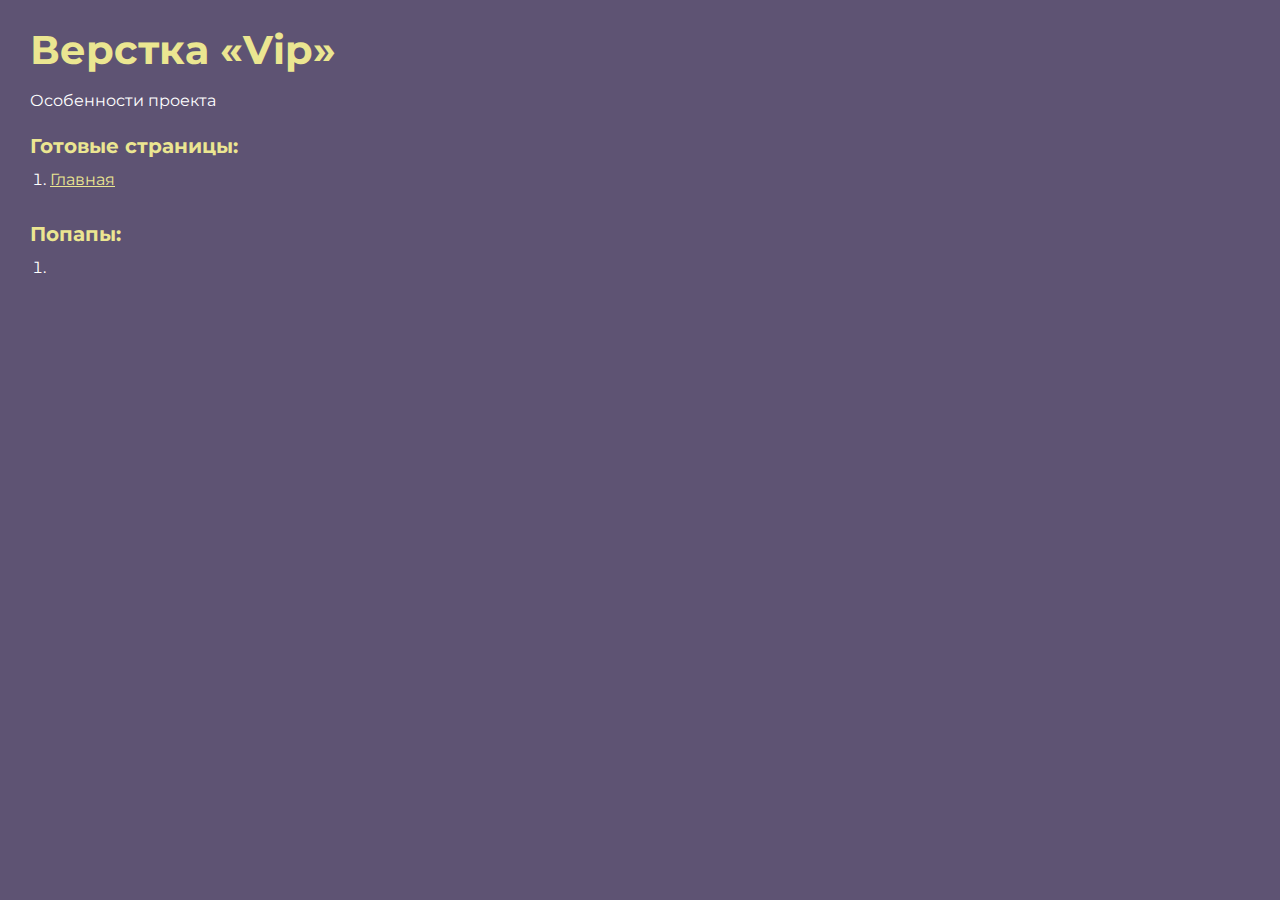
<file: index.html>
<!DOCTYPE html>
<html>

<head>
	<meta charset="UTF-8">
	<meta name="viewport" content="width=device-width, initial-scale=1.0">
	<title>Верстка «Vip»</title>
</head>

<body>
	<div class="rootpage">
		<h1>Верстка «Vip»</h1>
		<div class="rootpage__info">
			Особенности проекта
		</div>
		<h2>Готовые страницы:</h2>
		<ol class="rootpage__list">
			<li><a target="_blank" href="home.html">Главная</a></li>
		</ol>
		<h2>Попапы:</h2>
		<ol class="rootpage__list">
			<li><a target="_blank" href="home.html#"></a></li>
		</ol>
		<!-- <div class="rootpage__tnx">
				<h2>Спасибо за заказ!</h2>
				<p>Буду рад (а) хорошему отзыву.</p>
				<p>Обращайтесь еще!</p>
			</div>
			<div class="rootpage__contacts">
				<h2>Мои контакты:</h2>
				<p>Почта: <a href="mailto:email@gmail.com">email@gmail.com</a></p>
				<p>Телефон: <a href="tel:8800800800">8 800 800 800</a></p>
				<p>Соц. сеть: <a href="">ссылка на соц. сеть</a></p>
			</div> -->
	</div>
</body>
<style>
	@charset "UTF-8";
	@import url("https://fonts.googleapis.com/css?family=Montserrat:regular,700&display=swap");

	*,
	*::before,
	*::after {
		padding: 0px;
		margin: 0px;
		border: 0px;
		box-sizing: border-box;
	}

	html,
	body {
		height: 100%;
		margin: 0;
		padding: 0;
		min-width: 320px;
		width: 100%;
		color: #fff;
		background-color: #5e5373;
	}

	body {
		font-family: Montserrat;
		font-size: 100%;
		line-height: 1;
		font-size: 1rem;
	}

	a {
		text-decoration: underline;
		color: #ebe691
	}

	a:visited {
		text-decoration: underline;
		color: #aaa768;
	}

	a:hover {
		text-decoration: none;
	}

	ul li {
		list-style: none;
	}

	img {
		vertical-align: top;
	}

	.wrapper {
		width: 100%;
		min-height: 100%;
		overflow: hidden;
	}

	.rootpage {
		padding: 30px;
		display: flex;
		flex-direction: column;
		align-items: flex-start;
	}

	@media (max-width: 767px) {
		.rootpage {
			padding: 30px 15px;
		}
	}

	h1 {
		color: #ebe691;
		font-size: 2.5rem;
		margin: 0px 0px 1.25rem 0px;
	}

	@media (max-width: 767px) {
		h1 {
			font-size: 1.85rem;
			margin: 0px 0px 1.25rem 0px;
		}
	}

	h2 {
		color: #ebe691;
		font-size: 1.25rem;
		margin: 0px 0px 1rem 0px;
	}

	@media (max-width: 767px) {
		h2 {
			font-size: 1.125rem;
			margin: 0px 0px 1rem 0px;
		}
	}

	.rootpage__info {
		line-height: 140%;
		margin: 0px 0px 1.5rem 0px;
	}

	.rootpage__list {
		margin: 0px 0px 2.25rem 1.25rem;
	}

	.rootpage__list li:not(:last-child) {
		margin: 0px 0px 15px 0px;
	}

	.rootpage__contacts,
	.rootpage__tnx {
		border-radius: 200px;
		padding: 20px 65px;
		line-height: 140%;
	}

	@media (max-width: 767px) {

		.rootpage__contacts,
		.rootpage__tnx {
			border-radius: 40px;
			padding: 20px;
		}
	}

	.rootpage__contacts {
		background: #32b5a4;

	}

	.rootpage__contacts a {
		color: #ebe691;
	}

	.rootpage__tnx {
		background: #c22d63;
		margin: 0px 0px 1rem 0px;
	}
</style>

</html>
</file>
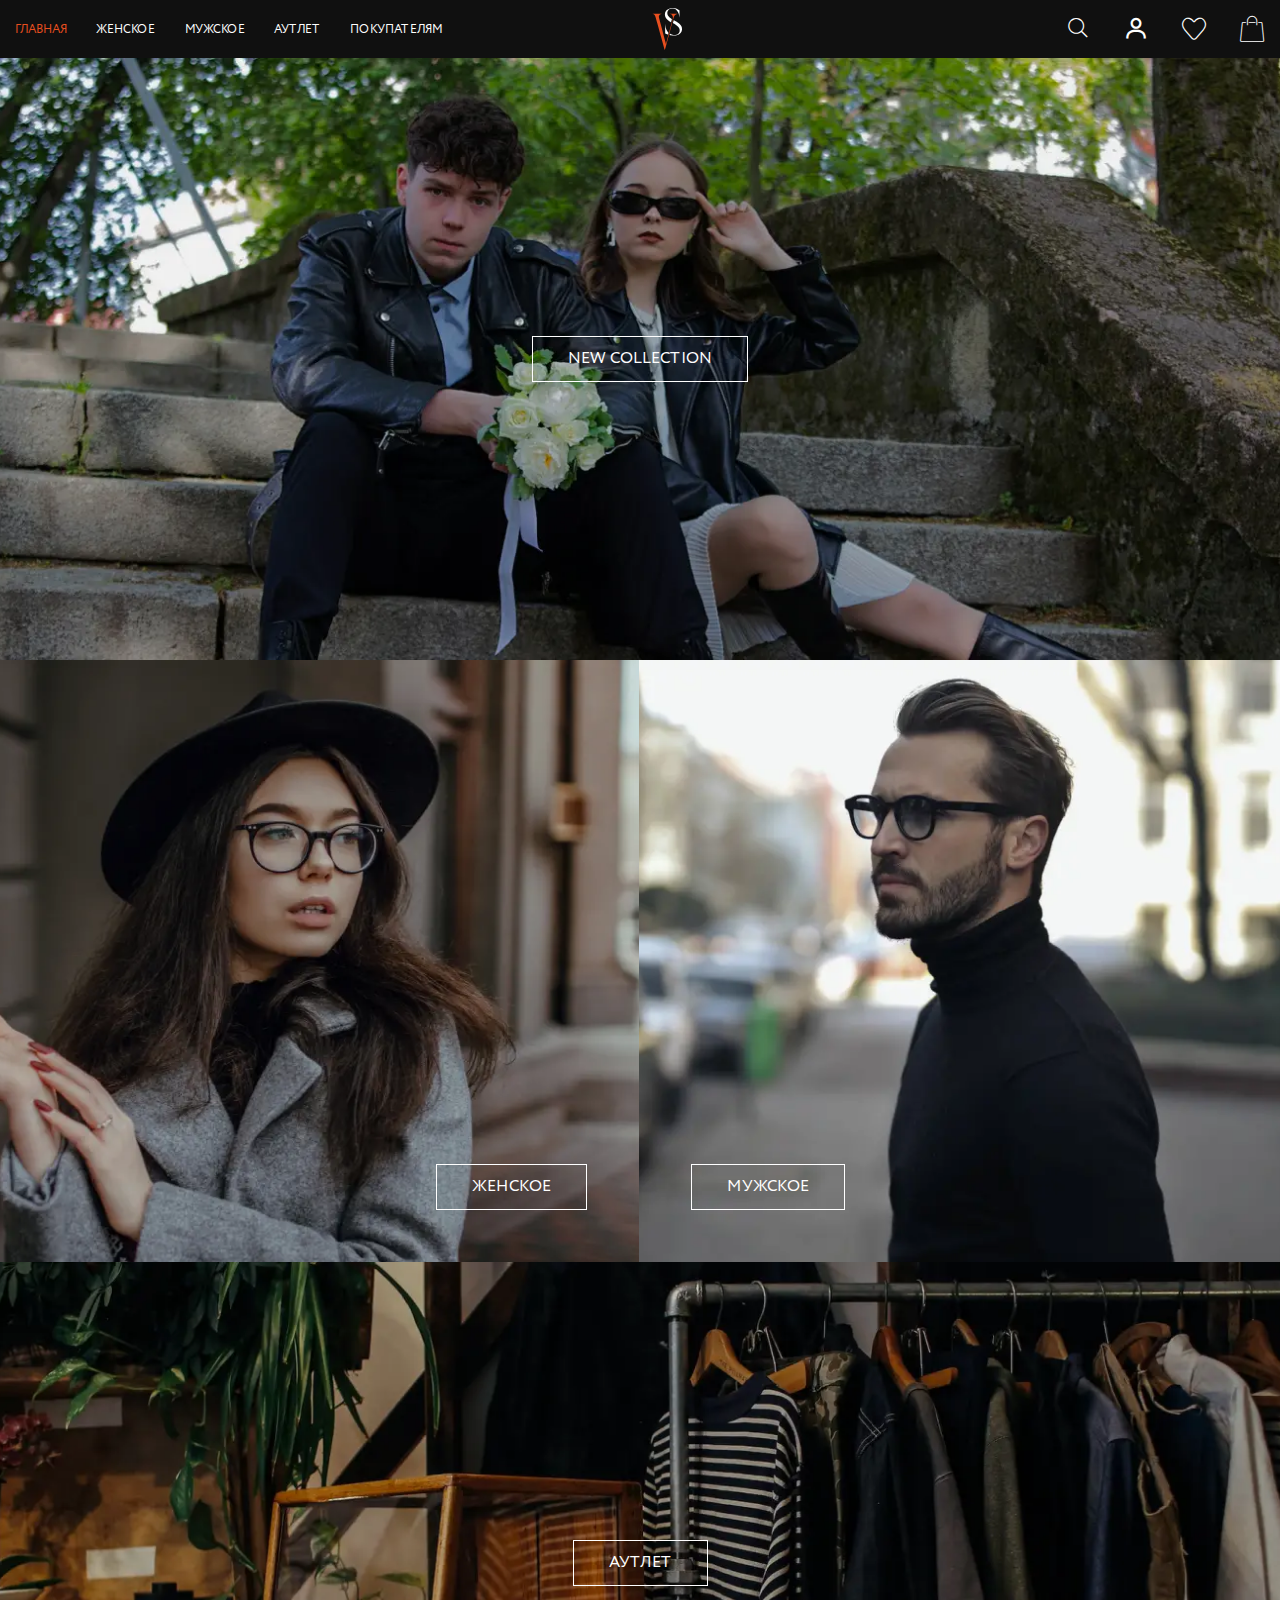
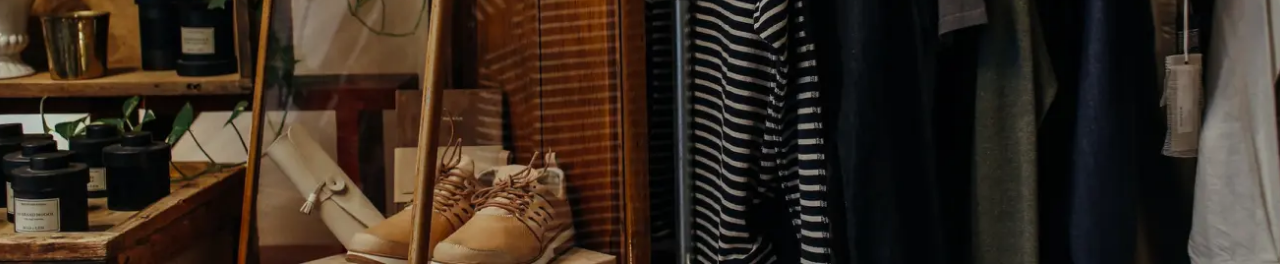
<file: home.html>
<!DOCTYPE html>
<html lang="ru">

<head>
	<title>Главная</title>
	<meta charset="UTF-8">
	<meta name="format-detection" content="telephone=no">
	<!-- <style>body{opacity: 0;}</style> -->
	<link rel="stylesheet" href="css/style.min.css?_v=20230919220848">
	<link rel="shortcut icon" href="favicon.ico">
	<!-- <meta name="robots" content="noindex, nofollow"> -->
	<meta name="viewport" content="width=device-width, initial-scale=1.0">
</head>

<body>
	<div class="wrapper">
		<header class="header">
			<div class="header__container">
				<div class="header__menu menu">
					<button type="button" class="menu__icon icon-menu"><span></span></button>
					<nav class="menu__body">
						<ul class="menu__list">
							<li class="menu__item"><a href="" class="menu__link _active">главная</a></li>
							<li class="menu__item"><a href="" class="menu__link">женское</a></li>
							<li class="menu__item"><a href="" class="menu__link">мужское</a></li>
							<li class="menu__item"><a href="" class="menu__link">аутлет</a></li>
							<li class="menu__item"><a href="" class="menu__link">покупателям</a></li>
						</ul>
					</nav>
				</div>
				<a class="header__logo" href="#">
					<img src="img/logo.svg" alt="">
				</a>
				<div class="header__actions actions-header">
					<div class="actions-header__body">
						<div class="actions-header__search search-header">
							<button type="button" class="search-header__icon _icon-search"></button>
							<form action="#" class="search-header__form">
								<div class="search-header__item">
									<input autocomplete="off" type="text" name="form[]" data-error="Ошибка" placeholder="" class="search-header__input">
									<button type="submit" class="search-header__button _icon-search"></button>
								</div>
							</form>
						</div>
						<div class="actions-header__links">
							<a class="actions-header__link _icon-user" href="#"></a>
							<a class="actions-header__link _icon-favorite" href="#"></a>
							<a class="actions-header__link _icon-cart" href="#"></a>
						</div>
					</div>
				</div>
			</div>
		</header>
		<main class="page">
			<div class="page__main-block main-block">
				<div class="main-block__body">
					<div class="main-block__item main-block__item_big">
						<a class="main-block__image-ibg" href="#">
							<picture><source srcset="img/main/01.webp" type="image/webp"><img src="img/main/01.jpg" alt=""></picture>
						</a>
						<a class="main-block__button main-block__button_center btn" href="#">New collection</a>
					</div>
					<div class="main-block__item">
						<a class="main-block__image-ibg" href="#">
							<picture><source srcset="img/main/02.webp" type="image/webp"><img src="img/main/02.jpg" alt=""></picture>
						</a>
						<a class="main-block__button main-block__button_bottom-right btn" href="#">женское</a>
					</div>
					<div class="main-block__item">
						<a class="main-block__image-ibg" href="#">
							<picture><source srcset="img/main/03.webp" type="image/webp"><img src="img/main/03.jpg" alt=""></picture>
						</a>
						<a class="main-block__button main-block__button_bottom-left btn" href="#">мужское</a>
					</div>
					<div class="main-block__item main-block__item_big">
						<a class="main-block__image-ibg" href="#">
							<picture><source srcset="img/main/04.webp" type="image/webp"><img src="img/main/04.jpg" alt=""></picture>
						</a>
						<a class="main-block__button main-block__button_center btn" href="#">Аутлет</a>
					</div>
				</div>
			</div>
		</main>
		<footer class="footer">
			<div class="footer__container">
			</div>
		</footer>
	</div>
	<!-- <div id="popup" aria-hidden="true" class="popup">
	<div class="popup__wrapper">
		<div class="popup__content">
			<button data-close type="button" class="popup__close">Закрыть</button>
			<div class="popup__text">
				Text
			</div>
		</div>
	</div>
</div> -->
	<script src="js/app.min.js?_v=20230919220848"></script>
</body>

</html>
</file>
<file: css/style.min.css>
@charset "UTF-8";@font-face{font-family:Circe;font-display:swap;src:url(../fonts/Circe-Light.woff2) format("woff2"),url(../fonts/Circe-Light.woff) format("woff");font-weight:300;font-style:normal}@font-face{font-family:Circe;font-display:swap;src:url(../fonts/Circe-Bold.woff2) format("woff2"),url(../fonts/Circe-Bold.woff) format("woff");font-weight:700;font-style:normal}@font-face{font-family:Circe;font-display:swap;src:url(../fonts/Circe-Regular.woff2) format("woff2"),url(../fonts/Circe-Regular.woff) format("woff");font-weight:400;font-style:normal}@font-face{font-family:icons;font-display:swap;src:url(../fonts/icons.woff2) format("woff2"),url(../fonts/icons.woff) format("woff");font-weight:400;font-style:normal}[class*=_icon-]:before{font-family:icons;font-style:normal;font-weight:400;font-variant:normal;text-transform:none;line-height:1;-webkit-font-smoothing:antialiased;-moz-osx-font-smoothing:grayscale}[class*=_icon-]:before{display:block}._icon-arrow-right:before{content:"\e900"}._icon-cart:before{content:"\e901"}._icon-favorite:before{content:"\e902"}._icon-search:before{content:"\e903"}._icon-user:before{content:"\e904"}*{padding:0;margin:0;border:0}*,:after,:before{-webkit-box-sizing:border-box;box-sizing:border-box}body,html{height:100%;min-width:320px}body{color:#101010;line-height:1;font-family:Circe;font-size:1rem;-ms-text-size-adjust:100%;-moz-text-size-adjust:100%;-webkit-text-size-adjust:100%;-webkit-font-smoothing:antialiased;-moz-osx-font-smoothing:grayscale}button,input,textarea{font-family:Circe;font-size:inherit}button{cursor:pointer;color:inherit;background-color:inherit}a{color:inherit}a:link,a:visited{text-decoration:none}a:hover{text-decoration:none}ul li{list-style:none}img{vertical-align:top}h1,h2,h3,h4,h5,h6{font-weight:inherit;font-size:inherit}.lock body{overflow:hidden;-ms-touch-action:none;touch-action:none}.wrapper{min-height:100%;display:-webkit-box;display:-ms-flexbox;display:flex;-webkit-box-orient:vertical;-webkit-box-direction:normal;-ms-flex-direction:column;flex-direction:column;overflow:hidden}.wrapper>main{-webkit-box-flex:1;-ms-flex:1 1 auto;flex:1 1 auto}.wrapper>*{min-width:0}[class*=__container]{max-width:81.25rem;-webkit-box-sizing:content-box;box-sizing:content-box;margin:0 auto;padding:0 .9375rem}[class*=-ibg]{position:relative}[class*=-ibg] img{position:absolute;width:100%;height:100%;top:0;left:0;-o-object-fit:cover;object-fit:cover}[class*=-ibg_contain] img{-o-object-fit:contain;object-fit:contain}.btn{min-height:2.875rem;padding:0 2.1875rem;background-color:transparent;border:.0625rem solid #fff;color:#fff;font-size:1rem;text-transform:uppercase;display:-webkit-box;display:-ms-flexbox;display:flex;-webkit-box-pack:center;-ms-flex-pack:center;justify-content:center;-webkit-box-align:center;-ms-flex-align:center;align-items:center;-webkit-transition:background-color .3s linear,color .3s linear;transition:background-color .3s linear,color .3s linear}.header{background-color:#101010}.header__container{display:-webkit-box;display:-ms-flexbox;display:flex;-webkit-box-align:center;-ms-flex-align:center;align-items:center;gap:1.25rem;min-height:3.625rem;position:relative}.header__logo{text-align:center;position:relative;z-index:3}@supports (padding-left:clamp(1.875rem ,-4.4407894737rem + 13.1578947368vw ,6.25rem)){.header__logo{padding-left:clamp(1.875rem ,-4.4407894737rem + 13.1578947368vw ,6.25rem)}}@supports not (padding-left:clamp(1.875rem ,-4.4407894737rem + 13.1578947368vw ,6.25rem)){.header__logo{padding-left:calc(1.875rem + 4.375 * (100vw - 48rem)/ 33.25)}}.header__actions{position:relative;z-index:3}.menu__list{display:-webkit-box;display:-ms-flexbox;display:flex;-webkit-box-align:center;-ms-flex-align:center;align-items:center;-ms-flex-wrap:wrap;flex-wrap:wrap;row-gap:.3125rem}@supports ((-moz-column-gap:clamp(0.9375rem ,0.640470297rem + 1.4851485149vw ,1.875rem)) or (column-gap:clamp(0.9375rem ,0.640470297rem + 1.4851485149vw ,1.875rem))){.menu__list{-webkit-column-gap:clamp(.9375rem ,.640470297rem + 1.4851485149vw ,1.875rem);-moz-column-gap:clamp(.9375rem ,.640470297rem + 1.4851485149vw ,1.875rem);column-gap:clamp(.9375rem ,.640470297rem + 1.4851485149vw ,1.875rem)}}@supports not ((-moz-column-gap:clamp(0.9375rem ,0.640470297rem + 1.4851485149vw ,1.875rem)) or (column-gap:clamp(0.9375rem ,0.640470297rem + 1.4851485149vw ,1.875rem))){.menu__list{-webkit-column-gap:calc(.9375rem + .9375 * (100vw - 20rem)/ 63.125);-moz-column-gap:calc(.9375rem + .9375 * (100vw - 20rem)/ 63.125);column-gap:calc(.9375rem + .9375 * (100vw - 20rem)/ 63.125)}}.menu__link{font-size:.75rem;text-transform:uppercase;color:#fff;-webkit-transition:color .3s linear;transition:color .3s linear}.menu__link._active{color:#e84f1f}.actions-header__body{display:-webkit-box;display:-ms-flexbox;display:flex;-webkit-box-align:center;-ms-flex-align:center;align-items:center;-ms-flex-wrap:wrap;flex-wrap:wrap}@supports (gap:clamp(0.9375rem ,0.5810643564rem + 1.7821782178vw ,2.0625rem)){.actions-header__body{gap:clamp(.9375rem ,.5810643564rem + 1.7821782178vw ,2.0625rem)}}@supports not (gap:clamp(0.9375rem ,0.5810643564rem + 1.7821782178vw ,2.0625rem)){.actions-header__body{gap:calc(.9375rem + 1.125 * (100vw - 20rem)/ 63.125)}}.actions-header__links{display:-webkit-box;display:-ms-flexbox;display:flex;-webkit-box-align:center;-ms-flex-align:center;align-items:center}@supports (gap:clamp(0.9375rem ,0.5810643564rem + 1.7821782178vw ,2.0625rem)){.actions-header__links{gap:clamp(.9375rem ,.5810643564rem + 1.7821782178vw ,2.0625rem)}}@supports not (gap:clamp(0.9375rem ,0.5810643564rem + 1.7821782178vw ,2.0625rem)){.actions-header__links{gap:calc(.9375rem + 1.125 * (100vw - 20rem)/ 63.125)}}.actions-header__link::before{font-size:1.625rem;color:#fff}.search-header__icon::before{color:#fff;font-size:1.625rem;-webkit-transition:color .3s linear;transition:color .3s linear}.search-header__form{position:absolute;width:100%;height:100%;top:-200%;left:0}.search-header__item{display:-webkit-box;display:-ms-flexbox;display:flex}.search-header__input{-webkit-box-flex:1;-ms-flex:1 1 auto;flex:1 1 auto}.icon-menu{display:none}.main-block__body{max-width:90rem;margin:0 auto;display:-ms-grid;display:grid;-ms-grid-columns:auto auto;grid-template-columns:auto auto;grid-auto-flow:row}.main-block__item{position:relative;display:-ms-grid;display:grid;overflow:hidden}@supports (min-height:clamp(28.125rem ,24.9566831683rem + 15.8415841584vw ,38.125rem)){.main-block__item{min-height:clamp(28.125rem ,24.9566831683rem + 15.8415841584vw ,38.125rem)}}@supports not (min-height:clamp(28.125rem ,24.9566831683rem + 15.8415841584vw ,38.125rem)){.main-block__item{min-height:calc(28.125rem + 10 * (100vw - 20rem)/ 63.125)}}.main-block__image-ibg{position:absolute;width:100%;height:100%;top:0;left:0}.main-block__image-ibg img{-webkit-transition:-webkit-transform .3s linear;transition:-webkit-transform .3s linear;transition:transform .3s linear;transition:transform .3s linear,-webkit-transform .3s linear}.main-block__button{position:relative;z-index:2}.main-block__button_center{-ms-flex-item-align:center;-ms-grid-row-align:center;align-self:center;-ms-grid-column-align:center;justify-self:center}.swiper{overflow:hidden}.swiper-wrapper{width:100%;height:100%;-webkit-box-sizing:content-box;box-sizing:content-box;display:-webkit-box;display:-ms-flexbox;display:flex;position:relative}.swiper-vertical .swiper-wrapper{-webkit-box-orient:vertical;-webkit-box-direction:normal;-ms-flex-direction:column;flex-direction:column}.swiper-autoheight .swiper-wrapper{-webkit-box-align:start;-ms-flex-align:start;align-items:flex-start}.swiper-initialized .swiper-slide{-ms-flex-negative:0;flex-shrink:0}.swiper-android .swiper-slide,.swiper-android .swiper-wrapper{-webkit-transform:translate3d(0,0,0);transform:translate3d(0,0,0)}.swiper-button-lock{display:none!important}@media (min-width:47.99875em){.header__menu{-webkit-box-flex:0;-ms-flex:0 0 41.5384615385%;flex:0 0 41.5384615385%}.header__actions{margin-left:auto}.main-block__item_big{-ms-grid-column-span:2;grid-column:span 2}.main-block__button_bottom-right{justify-self:flex-end;-ms-flex-item-align:end;align-self:flex-end;margin-bottom:3.25rem;margin-right:3.25rem}.main-block__button_bottom-left{justify-self:flex-start;-ms-flex-item-align:end;align-self:flex-end;margin-bottom:3.25rem;margin-left:3.25rem}}@media (max-width:47.99875em){.header__logo{-webkit-box-flex:1;-ms-flex:1 1 auto;flex:1 1 auto}.menu__body{position:fixed;width:100%;height:100%;top:0;left:-100%;background-color:#101010;padding:4.375rem .9375rem 1.875rem .9375rem;overflow:auto;-webkit-transition:left .3s linear;transition:left .3s linear;z-index:3}.menu__body::before{content:"";position:fixed;width:100%;height:3.625rem;background-color:#101010;z-index:1;top:0;left:-100%;-webkit-transition:left .3s linear;transition:left .3s linear}.menu-open .menu__body{left:0}.menu-open .menu__body::before{left:0}.menu__list{-webkit-box-orient:vertical;-webkit-box-direction:normal;-ms-flex-direction:column;flex-direction:column;-webkit-box-align:start;-ms-flex-align:start;align-items:flex-start;row-gap:1.25rem}.menu__link{font-size:1rem}.icon-menu{display:block;position:relative;width:1.875rem;height:1.125rem;cursor:pointer;z-index:5}.icon-menu span,.icon-menu::after,.icon-menu::before{content:"";-webkit-transition:all .3s ease 0s;transition:all .3s ease 0s;right:0;position:absolute;width:100%;height:.125rem;background-color:#fff}.icon-menu::before{top:0}.icon-menu::after{bottom:0}.icon-menu span{top:calc(50% - .0625rem)}.menu-open .icon-menu span{width:0}.menu-open .icon-menu::before{top:calc(50% - .0625rem);-webkit-transform:rotate(-45deg);-ms-transform:rotate(-45deg);transform:rotate(-45deg)}.menu-open .icon-menu::after{bottom:calc(50% - .0625rem);-webkit-transform:rotate(45deg);-ms-transform:rotate(45deg);transform:rotate(45deg)}.main-block__body{-ms-grid-columns:auto;grid-template-columns:auto}.main-block__button_bottom-right{-ms-grid-column-align:center;justify-self:center;-ms-flex-item-align:center;-ms-grid-row-align:center;align-self:center}.main-block__button_bottom-left{-ms-grid-column-align:center;justify-self:center;-ms-flex-item-align:center;-ms-grid-row-align:center;align-self:center}}@media (any-hover:hover){.btn:hover{background-color:#fff;color:#101010}.menu__link:hover{color:#e84f1f}.actions-header__link:hover::before{color:#e84f1f;-webkit-transition:color .3s linear;transition:color .3s linear}.search-header__icon:hover::before{color:#e84f1f}.main-block__item:hover .main-block__image-ibg img{-webkit-transform:scale(1.03);-ms-transform:scale(1.03);transform:scale(1.03)}}
</file>
